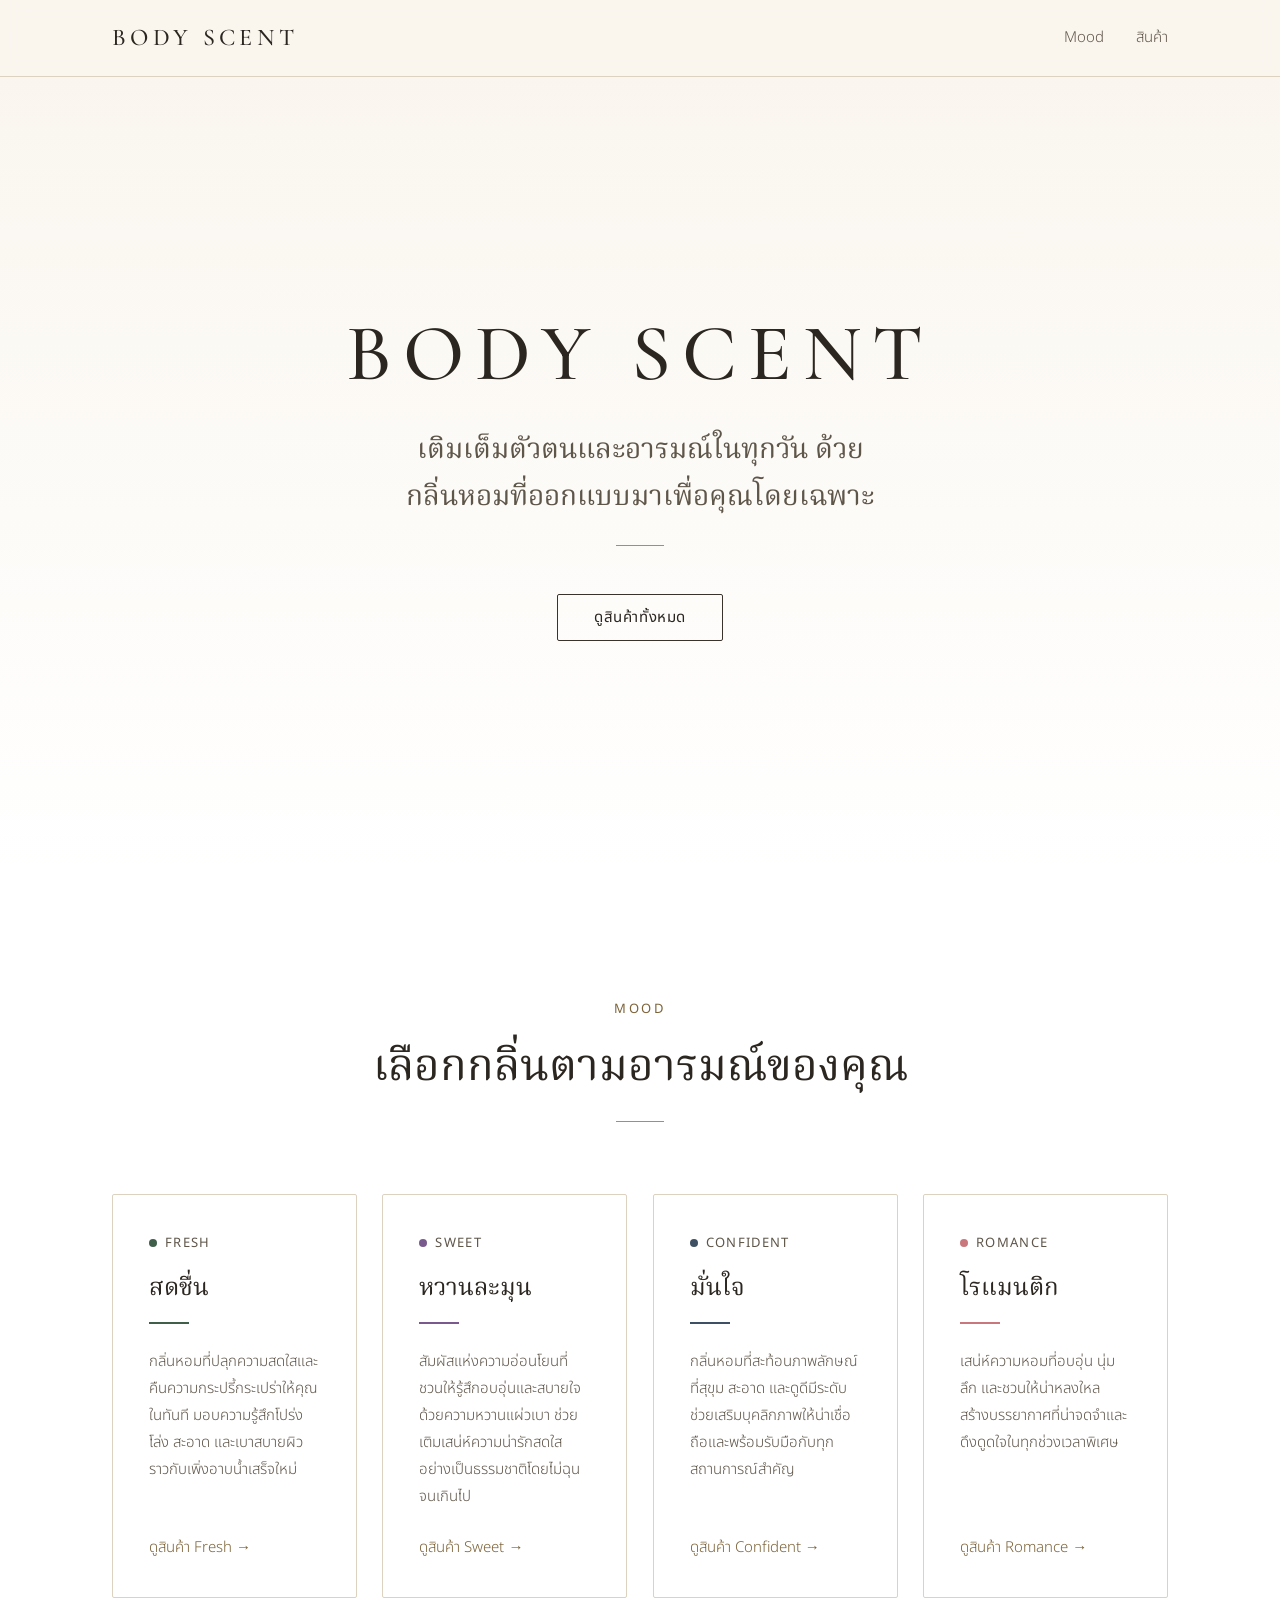
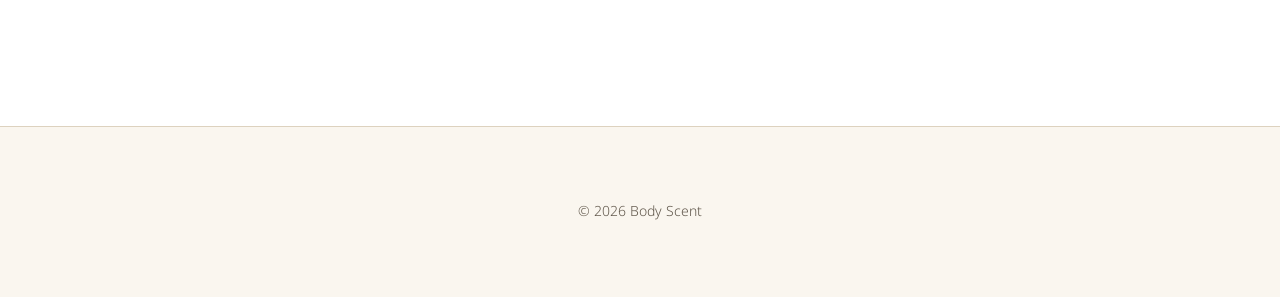
<file: index.html>
<!DOCTYPE html>
<html lang="th">
<head>
  <meta charset="UTF-8">
  <meta name="viewport" content="width=device-width, initial-scale=1">
  <title>Body Scent — น้ำหอมฉีดตัวและโรลออน</title>
  <meta name="description" content="Body Scent เติมเต็มตัวตนและอารมณ์ในทุกวัน ด้วยกลิ่นหอมที่ออกแบบมาเพื่อคุณโดยเฉพาะ เลือกกลิ่นตามอารมณ์ Fresh, Sweet, Confident และ Romance">
  <meta name="theme-color" content="#faf6ef">

  <link rel="preconnect" href="https://fonts.googleapis.com">
  <link rel="preconnect" href="https://fonts.gstatic.com" crossorigin>
  <link href="https://fonts.googleapis.com/css2?family=Cormorant+Garamond:wght@400;500&family=Noto+Sans+Thai:wght@300;400&family=Noto+Serif+Thai:wght@400;500&display=swap" rel="stylesheet">
  <link rel="stylesheet" href="style.css">
</head>
<body>

  <header class="site-header">
    <div class="container site-header__inner">
      <a class="logo" href="index.html">Body Scent</a>
      <nav class="site-nav" aria-label="เมนูหลัก">
        <a href="#moods">Mood</a>
        <a href="product.html">สินค้า</a>
      </nav>
    </div>
  </header>

  <main>

    <!-- Hero -->
    <section class="hero">
      <div class="container">
        <h1>
          <span class="hero__brand">Body Scent</span>
          <span class="hero__tagline">เติมเต็มตัวตนและอารมณ์ในทุกวัน ด้วยกลิ่นหอมที่ออกแบบมาเพื่อคุณโดยเฉพาะ</span>
        </h1>
        <hr class="divider">
        <div class="hero__actions">
          <a class="btn" href="product.html">ดูสินค้าทั้งหมด</a>
        </div>
      </div>
    </section>

    <!-- 4 moods: each card links to product.html?mood=xxx (filtered by script.js) -->
    <section class="section section--white" id="moods">
      <div class="container">
        <div class="section__header">
          <span class="eyebrow">Mood</span>
          <h2>เลือกกลิ่นตามอารมณ์ของคุณ</h2>
          <hr class="divider">
        </div>

        <div class="mood-grid">

          <a class="mood-card" data-mood="fresh" href="product.html?mood=fresh">
            <span class="mood-label"><span class="mood-dot"></span>Fresh</span>
            <h3 class="mood-card__title">สดชื่น</h3>
            <span class="mood-line"></span>
            <p>กลิ่นหอมที่ปลุกความสดใสและคืนความกระปรี้กระเปร่าให้คุณในทันที มอบความรู้สึกโปร่งโล่ง สะอาด และเบาสบายผิวราวกับเพิ่งอาบน้ำเสร็จใหม่</p>
            <span class="mood-card__cta">ดูสินค้า Fresh →</span>
          </a>

          <a class="mood-card" data-mood="sweet" href="product.html?mood=sweet">
            <span class="mood-label"><span class="mood-dot"></span>Sweet</span>
            <h3 class="mood-card__title">หวานละมุน</h3>
            <span class="mood-line"></span>
            <p>สัมผัสแห่งความอ่อนโยนที่ชวนให้รู้สึกอบอุ่นและสบายใจด้วยความหวานแผ่วเบา ช่วยเติมเสน่ห์ความน่ารักสดใสอย่างเป็นธรรมชาติโดยไม่ฉุนจนเกินไป</p>
            <span class="mood-card__cta">ดูสินค้า Sweet →</span>
          </a>

          <a class="mood-card" data-mood="confident" href="product.html?mood=confident">
            <span class="mood-label"><span class="mood-dot"></span>Confident</span>
            <h3 class="mood-card__title">มั่นใจ</h3>
            <span class="mood-line"></span>
            <p>กลิ่นหอมที่สะท้อนภาพลักษณ์ที่สุขุม สะอาด และดูดีมีระดับ ช่วยเสริมบุคลิกภาพให้น่าเชื่อถือและพร้อมรับมือกับทุกสถานการณ์สำคัญ</p>
            <span class="mood-card__cta">ดูสินค้า Confident →</span>
          </a>

          <a class="mood-card" data-mood="romance" href="product.html?mood=romance">
            <span class="mood-label"><span class="mood-dot"></span>Romance</span>
            <h3 class="mood-card__title">โรแมนติก</h3>
            <span class="mood-line"></span>
            <p>เสน่ห์ความหอมที่อบอุ่น นุ่มลึก และชวนให้น่าหลงใหล สร้างบรรยากาศที่น่าจดจำและดึงดูดใจในทุกช่วงเวลาพิเศษ</p>
            <span class="mood-card__cta">ดูสินค้า Romance →</span>
          </a>

        </div>
      </div>
    </section>

  </main>

  <footer class="site-footer">
    <div class="container">
      <p>© 2026 Body Scent</p>
    </div>
  </footer>

  <script src="script.js"></script>
</body>
</html>
</file>
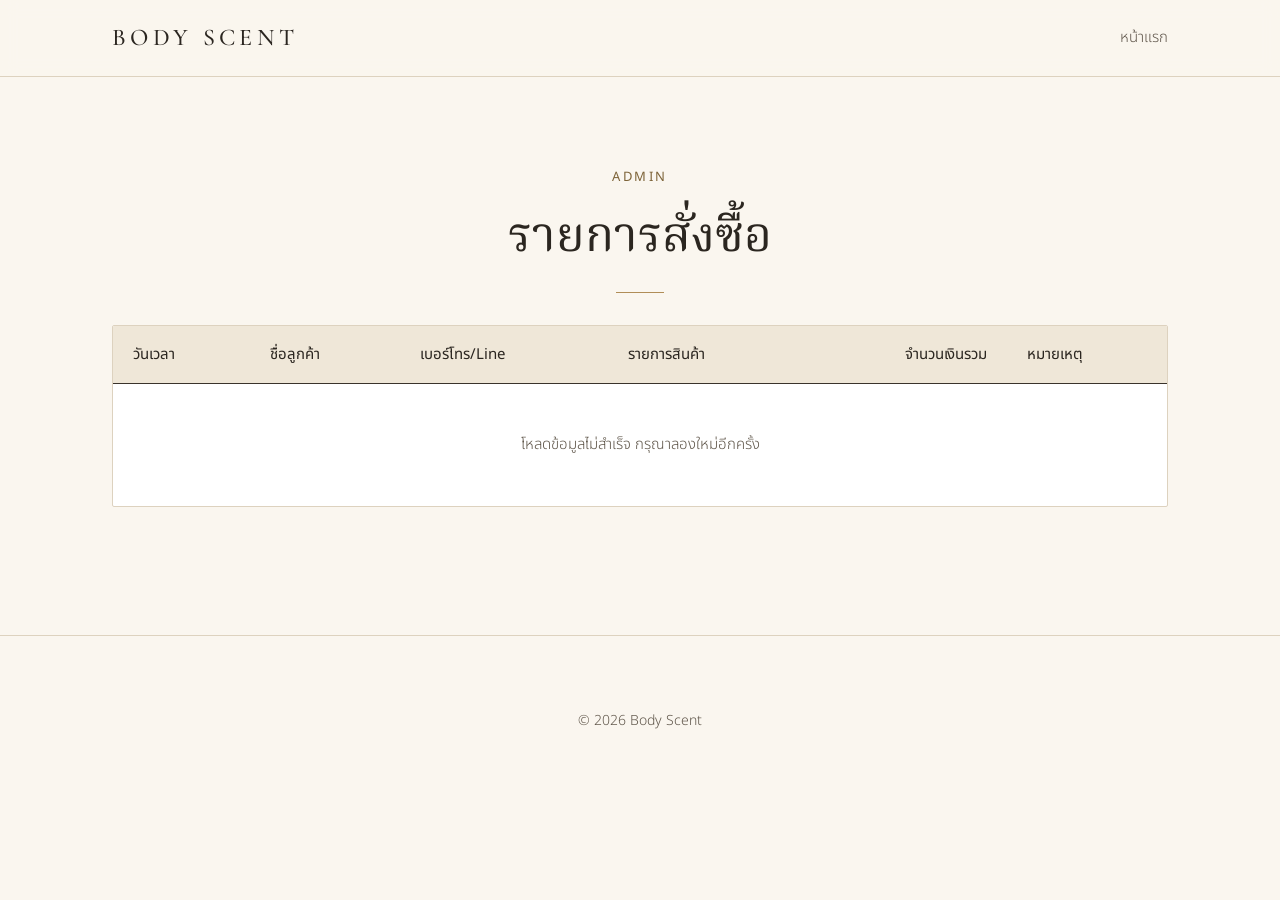
<file: admin.html>
<!DOCTYPE html>
<html lang="th">
<head>
  <meta charset="UTF-8">
  <meta name="viewport" content="width=device-width, initial-scale=1">
  <title>รายการสั่งซื้อ | Body Scent Admin</title>
  <meta name="robots" content="noindex, nofollow">
  <meta name="theme-color" content="#faf6ef">

  <link rel="preconnect" href="https://fonts.googleapis.com">
  <link rel="preconnect" href="https://fonts.gstatic.com" crossorigin>
  <link href="https://fonts.googleapis.com/css2?family=Cormorant+Garamond:wght@400;500&family=Noto+Sans+Thai:wght@300;400&family=Noto+Serif+Thai:wght@400;500&display=swap" rel="stylesheet">
  <link rel="stylesheet" href="style.css">
</head>
<body>

  <header class="site-header">
    <div class="container site-header__inner">
      <a class="logo" href="index.html">Body Scent</a>
      <nav class="site-nav" aria-label="เมนูหลัก">
        <a href="index.html">หน้าแรก</a>
      </nav>
    </div>
  </header>

  <main>
    <section class="section section--page">
      <div class="container">

        <div class="section__header">
          <span class="eyebrow">Admin</span>
          <h1>รายการสั่งซื้อ</h1>
          <hr class="divider">
        </div>

        <!-- Header row is fixed here; script.js fills the empty tbody -->
        <div class="table-wrap">
          <table id="ordersTable" class="orders-table">
            <caption class="visually-hidden">รายการสั่งซื้อ เรียงจากล่าสุดขึ้นก่อน</caption>
            <thead>
              <tr>
                <th scope="col">วันเวลา</th>
                <th scope="col">ชื่อลูกค้า</th>
                <th scope="col">เบอร์โทร/Line</th>
                <th scope="col">รายการสินค้า</th>
                <th scope="col">จำนวนเงินรวม</th>
                <th scope="col">หมายเหตุ</th>
              </tr>
            </thead>
            <tbody></tbody>
          </table>
        </div>

      </div>
    </section>
  </main>

  <footer class="site-footer">
    <div class="container">
      <p>© 2026 Body Scent</p>
    </div>
  </footer>

  <script src="script.js"></script>
</body>
</html>
</file>
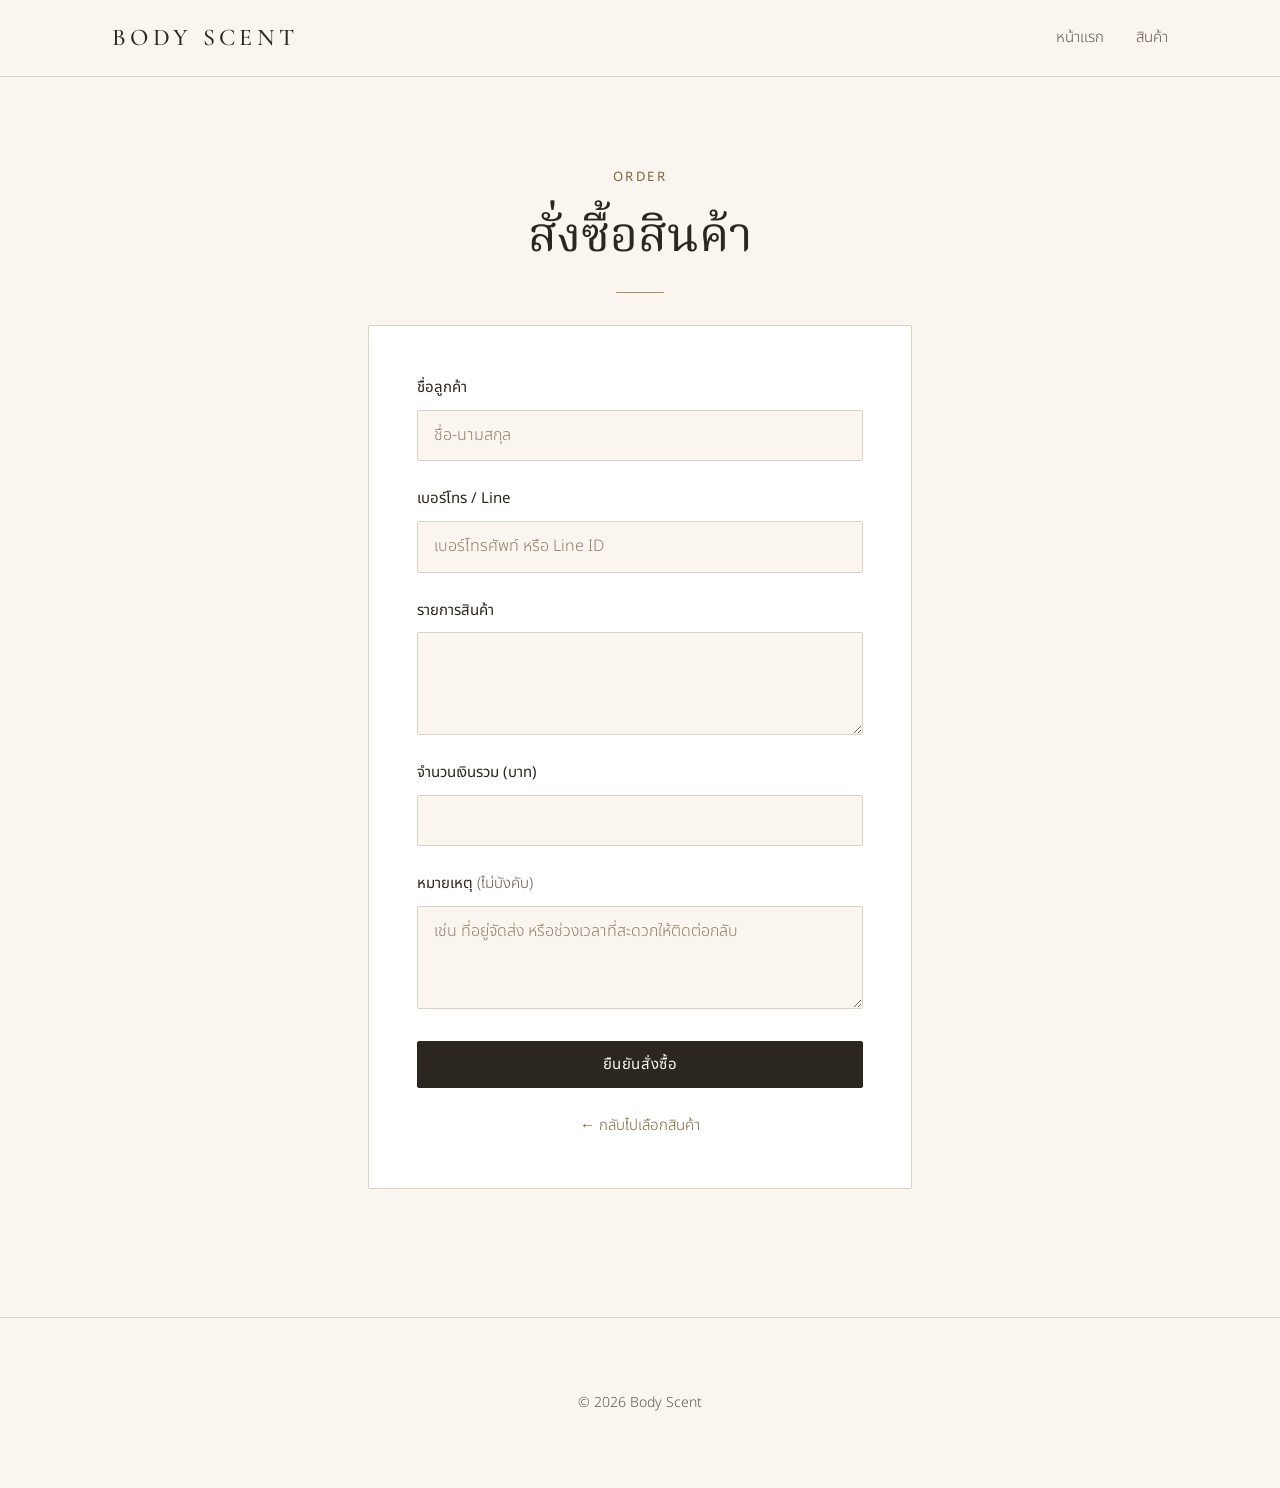
<file: order.html>
<!DOCTYPE html>
<html lang="th">
<head>
  <meta charset="UTF-8">
  <meta name="viewport" content="width=device-width, initial-scale=1">
  <title>สั่งซื้อ | Body Scent</title>
  <meta name="description" content="กรอกข้อมูลเพื่อสั่งซื้อสินค้า Body Scent">
  <meta name="theme-color" content="#faf6ef">

  <link rel="preconnect" href="https://fonts.googleapis.com">
  <link rel="preconnect" href="https://fonts.gstatic.com" crossorigin>
  <link href="https://fonts.googleapis.com/css2?family=Cormorant+Garamond:wght@400;500&family=Noto+Sans+Thai:wght@300;400&family=Noto+Serif+Thai:wght@400;500&display=swap" rel="stylesheet">
  <link rel="stylesheet" href="style.css">
</head>
<body>

  <header class="site-header">
    <div class="container site-header__inner">
      <a class="logo" href="index.html">Body Scent</a>
      <nav class="site-nav" aria-label="เมนูหลัก">
        <a href="index.html">หน้าแรก</a>
        <a href="product.html">สินค้า</a>
      </nav>
    </div>
  </header>

  <main>
    <section class="section section--page">
      <div class="container container--narrow">

        <div class="section__header">
          <span class="eyebrow">Order</span>
          <h1>สั่งซื้อสินค้า</h1>
          <hr class="divider">
        </div>

        <!-- Submission is handled by script.js (do not change these ids) -->
        <form id="orderForm" class="order-form">

          <div class="field">
            <label for="customerName">ชื่อลูกค้า</label>
            <input type="text" id="customerName" name="customerName" required autocomplete="name" placeholder="ชื่อ-นามสกุล">
          </div>

          <div class="field">
            <label for="contact">เบอร์โทร / Line</label>
            <input type="text" id="contact" name="contact" required placeholder="เบอร์โทรศัพท์ หรือ Line ID">
          </div>

          <div class="field">
            <label for="items">รายการสินค้า</label>
            <textarea id="items" name="items" rows="3" required></textarea>
          </div>

          <div class="field">
            <label for="total">จำนวนเงินรวม (บาท)</label>
            <input type="text" id="total" name="total" required inputmode="decimal" pattern="[0-9]+(\.[0-9]+)?" title="กรอกเป็นตัวเลข เช่น 89 หรือ 199">
          </div>

          <div class="field">
            <label for="note">หมายเหตุ <span class="field__optional">(ไม่บังคับ)</span></label>
            <textarea id="note" name="note" rows="3" placeholder="เช่น ที่อยู่จัดส่ง หรือช่วงเวลาที่สะดวกให้ติดต่อกลับ"></textarea>
          </div>

          <div class="order-form__actions">
            <button type="submit" class="btn btn--solid btn--block">ยืนยันสั่งซื้อ</button>
          </div>

          <p class="order-form__back"><a href="product.html">← กลับไปเลือกสินค้า</a></p>

        </form>

      </div>
    </section>
  </main>

  <footer class="site-footer">
    <div class="container">
      <p>© 2026 Body Scent</p>
    </div>
  </footer>

  <script src="script.js"></script>
</body>
</html>
</file>
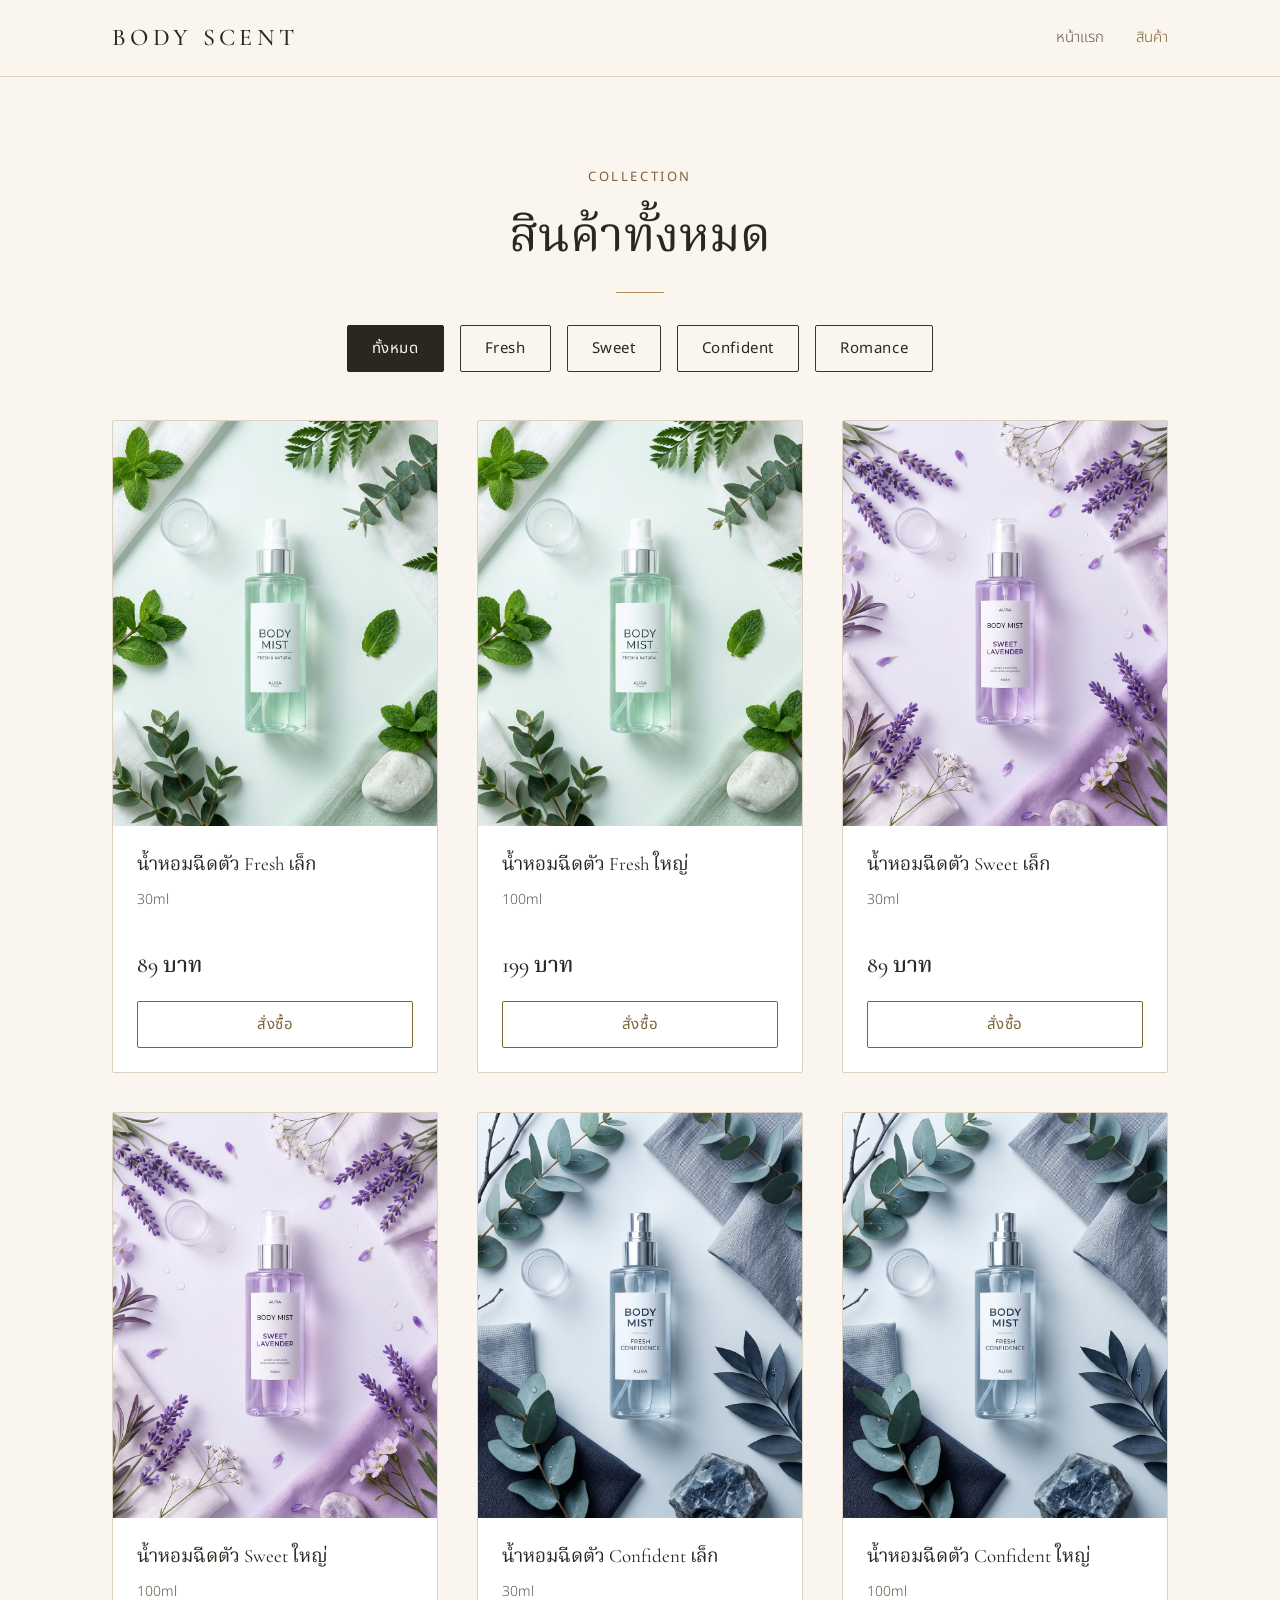
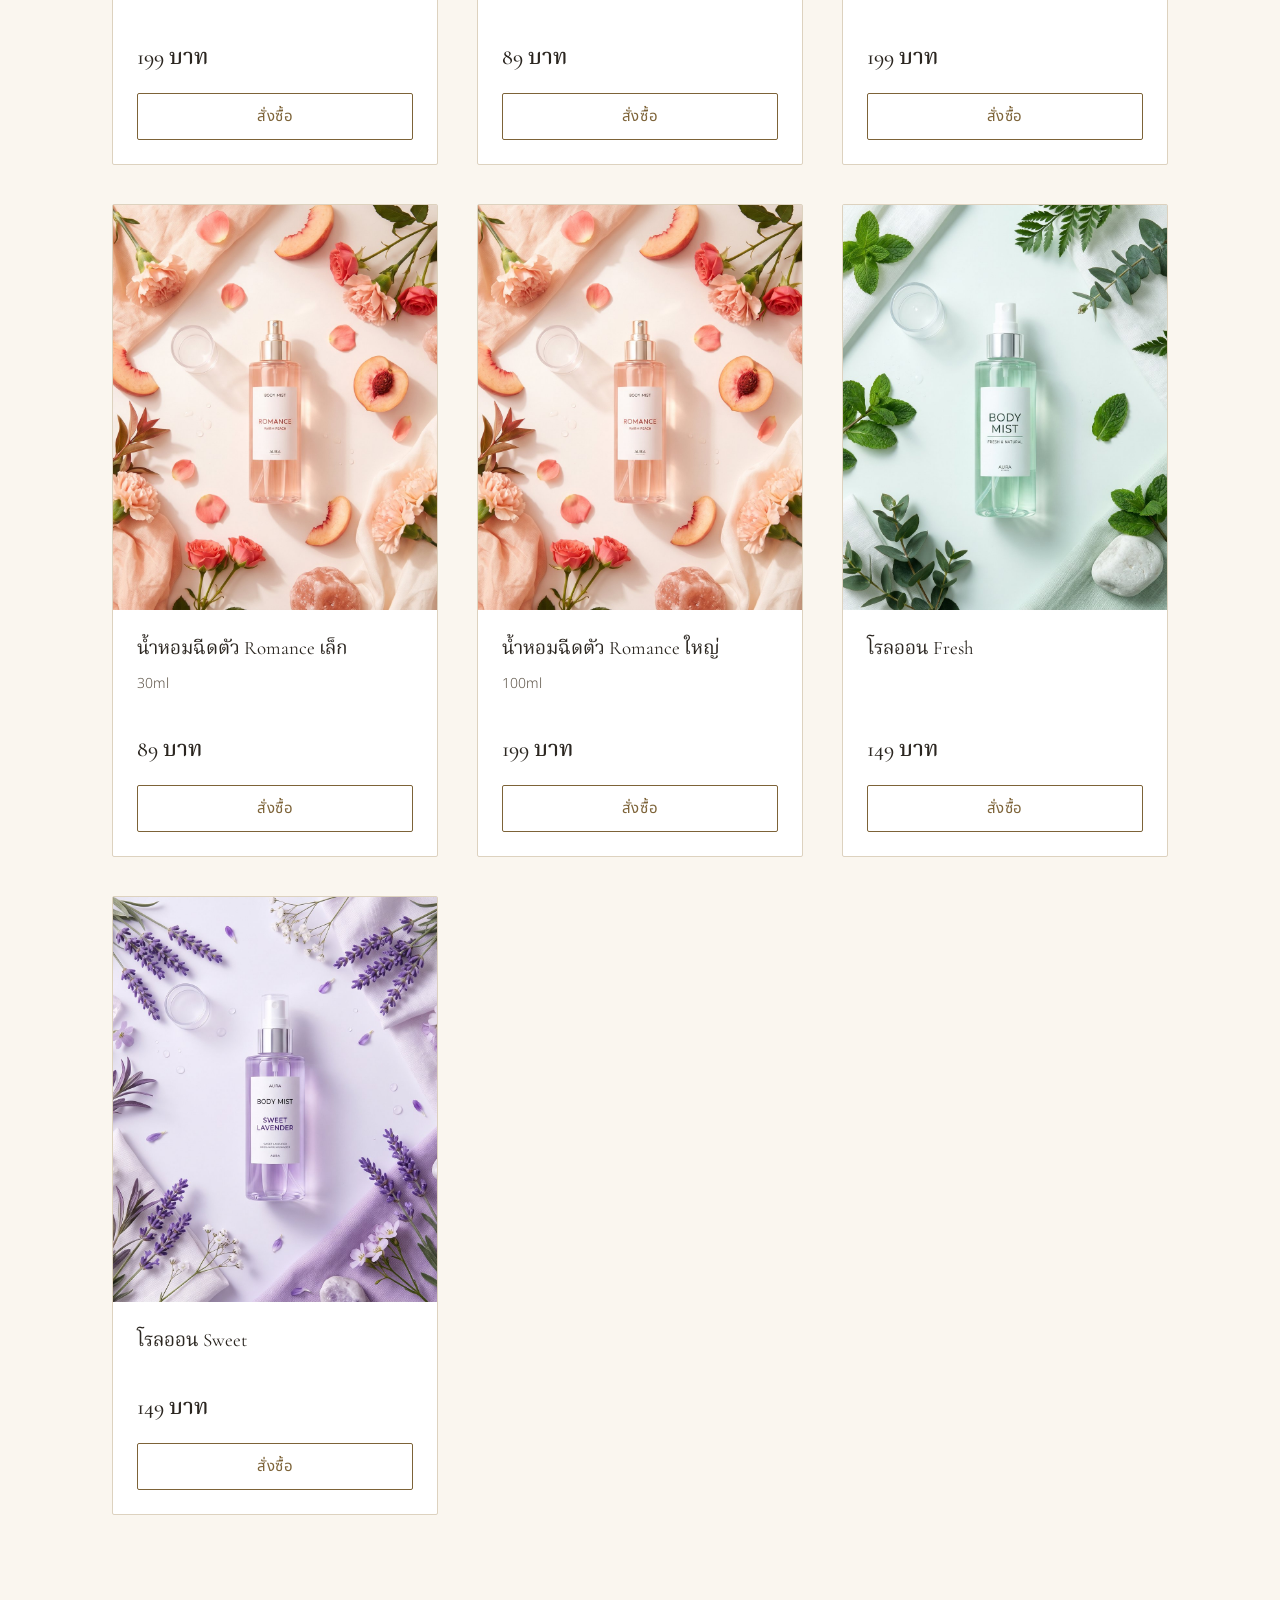
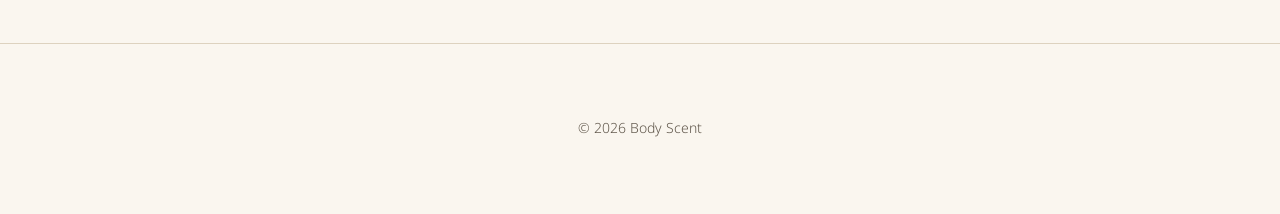
<file: product.html>
<!DOCTYPE html>
<html lang="th">
<head>
  <meta charset="UTF-8">
  <meta name="viewport" content="width=device-width, initial-scale=1">
  <title>สินค้าทั้งหมด | Body Scent</title>
  <meta name="description" content="น้ำหอมฉีดตัวและโรลออน Body Scent เลือกกลิ่นตามอารมณ์ Fresh, Sweet, Confident และ Romance">
  <meta name="theme-color" content="#faf6ef">

  <link rel="preconnect" href="https://fonts.googleapis.com">
  <link rel="preconnect" href="https://fonts.gstatic.com" crossorigin>
  <link href="https://fonts.googleapis.com/css2?family=Cormorant+Garamond:wght@400;500&family=Noto+Sans+Thai:wght@300;400&family=Noto+Serif+Thai:wght@400;500&display=swap" rel="stylesheet">
  <link rel="stylesheet" href="style.css">
</head>
<body>

  <header class="site-header">
    <div class="container site-header__inner">
      <a class="logo" href="index.html">Body Scent</a>
      <nav class="site-nav" aria-label="เมนูหลัก">
        <a href="index.html">หน้าแรก</a>
        <a href="product.html" aria-current="page">สินค้า</a>
      </nav>
    </div>
  </header>

  <main>
    <section class="section section--page">
      <div class="container">

        <div class="section__header">
          <span class="eyebrow">Collection</span>
          <h1>สินค้าทั้งหมด</h1>
          <hr class="divider">
        </div>

        <!-- Filter buttons and product cards are rendered by script.js -->
        <div id="filter-bar" class="filter-bar" role="group" aria-label="กรองสินค้าตามอารมณ์กลิ่น"></div>

        <div id="product-list" class="product-grid">
          <noscript><p class="text-center">กรุณาเปิดใช้งาน JavaScript เพื่อดูรายการสินค้า</p></noscript>
        </div>

      </div>
    </section>
  </main>

  <footer class="site-footer">
    <div class="container">
      <p>© 2026 Body Scent</p>
    </div>
  </footer>

  <script src="script.js"></script>
</body>
</html>
</file>
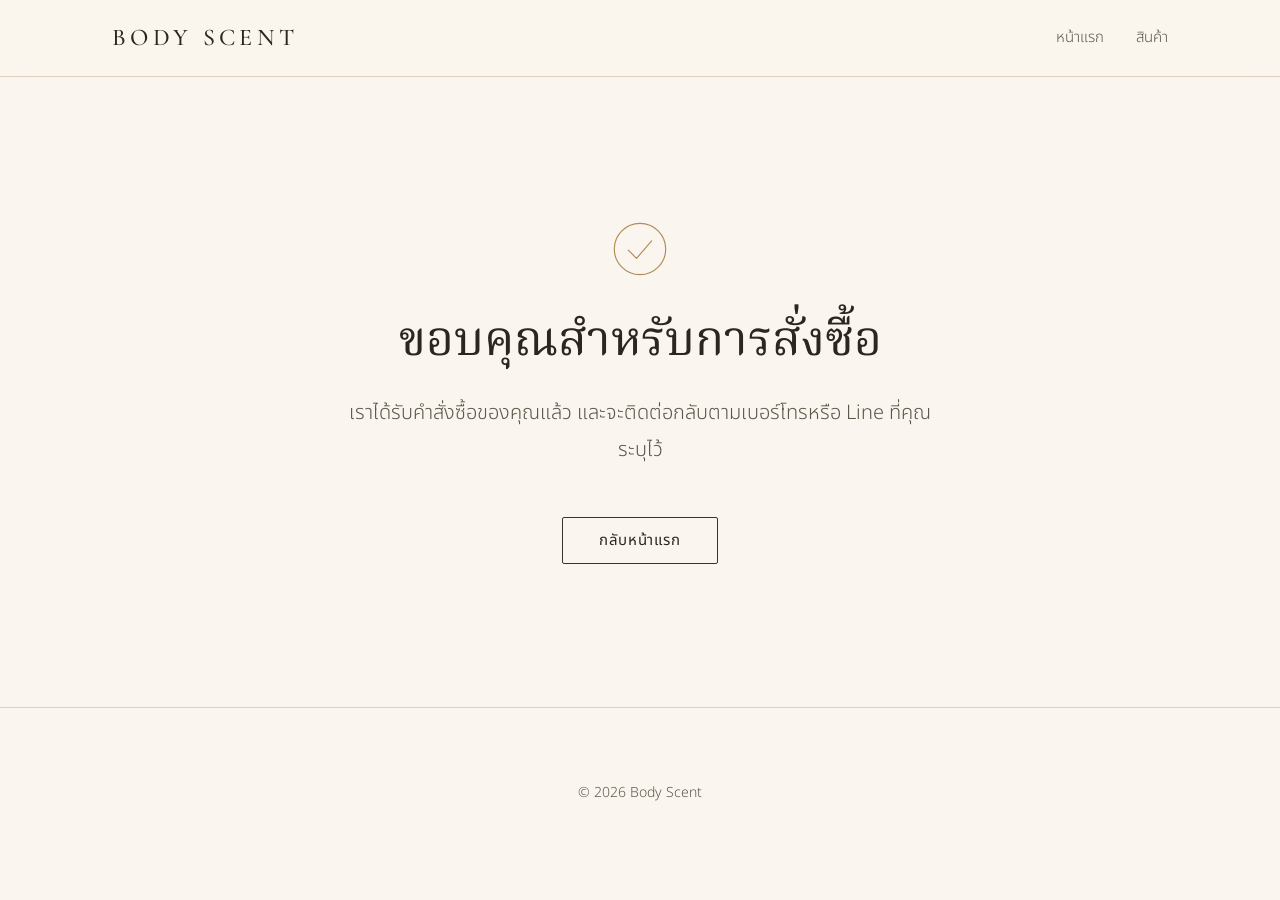
<file: thankyou.html>
<!DOCTYPE html>
<html lang="th">
<head>
  <meta charset="UTF-8">
  <meta name="viewport" content="width=device-width, initial-scale=1">
  <title>ขอบคุณสำหรับการสั่งซื้อ | Body Scent</title>
  <meta name="robots" content="noindex, nofollow">
  <meta name="theme-color" content="#faf6ef">

  <link rel="preconnect" href="https://fonts.googleapis.com">
  <link rel="preconnect" href="https://fonts.gstatic.com" crossorigin>
  <link href="https://fonts.googleapis.com/css2?family=Cormorant+Garamond:wght@400;500&family=Noto+Sans+Thai:wght@300;400&family=Noto+Serif+Thai:wght@400;500&display=swap" rel="stylesheet">
  <link rel="stylesheet" href="style.css">
</head>
<body>

  <header class="site-header">
    <div class="container site-header__inner">
      <a class="logo" href="index.html">Body Scent</a>
      <nav class="site-nav" aria-label="เมนูหลัก">
        <a href="index.html">หน้าแรก</a>
        <a href="product.html">สินค้า</a>
      </nav>
    </div>
  </header>

  <main>
    <section class="confirmation">
      <div class="container">
        <svg class="confirmation__icon" viewBox="0 0 48 48" width="56" height="56" fill="none" stroke="currentColor" stroke-width="1" stroke-linecap="round" stroke-linejoin="round" aria-hidden="true">
          <circle cx="24" cy="24" r="22"></circle>
          <path d="M14 25l7 7 13-15"></path>
        </svg>
        <h1>ขอบคุณสำหรับการสั่งซื้อ</h1>
        <p class="lead">เราได้รับคำสั่งซื้อของคุณแล้ว และจะติดต่อกลับตามเบอร์โทรหรือ Line ที่คุณระบุไว้</p>
        <div class="hero__actions">
          <a class="btn" href="index.html">กลับหน้าแรก</a>
        </div>
      </div>
    </section>
  </main>

  <footer class="site-footer">
    <div class="container">
      <p>© 2026 Body Scent</p>
    </div>
  </footer>

</body>
</html>
</file>
<file: style.css>
/* ==========================================================================
   Body Scent — style.css
   Premium / minimal theme. Shared by every page.
   Sections: 1 Tokens · 2 Base · 3 Typography · 4 Layout · 5 Buttons
             6 Mood accents · 7 Header · 8 Hero · 9 Products · 10 Footer
             10b Page components · 10c Order / thank-you / admin
             11 Utilities · 12 Responsive
   ========================================================================== */

/* 1. Tokens ---------------------------------------------------------------- */
:root {
  /* Neutrals: white > cream > beige */
  --white: #ffffff;
  --cream: #faf6ef;
  --sand: #efe7d8;
  --beige: #d9ccb4;
  --beige-deep: #8f7f66;

  /* Text */
  --ink: #2b2620;
  --ink-soft: #5f564a;

  /* Accent: soft gold / bronze.
     --gold = lines and decoration, --gold-deep = text (passes contrast on cream) */
  --gold: #b08d57;
  --gold-deep: #7d6338;

  /* Lines */
  --line: #ddd2bf;
  --line-strong: #3a332b;

  /* Mood colors: tiny touches only (dots, thin lines) — never full backgrounds */
  --mood-fresh: #3f5f4b;      /* dark green */
  --mood-sweet: #7a5a8e;      /* medium purple */
  --mood-confident: #3e5063;  /* dark blue-grey */
  --mood-romance: #c9777c;    /* soft red */
  --mood: var(--gold);        /* overridden by [data-mood] */

  /* Fonts (Thai glyphs fall through to Noto Serif Thai / Noto Sans Thai) */
  --font-serif: "Cormorant Garamond", "Noto Serif Thai", "Playfair Display", Georgia, "Times New Roman", serif;
  --font-sans: "Noto Sans Thai", "Sarabun", "Helvetica Neue", Arial, sans-serif;

  /* Spacing scale */
  --space-1: 0.5rem;
  --space-2: 1rem;
  --space-3: 1.5rem;
  --space-4: 2rem;
  --space-5: 3rem;
  --space-6: 4.5rem;
  --space-7: 6rem;
  --section-y: clamp(4.5rem, 10vw, 9rem);
  --gutter: clamp(1.25rem, 5vw, 3rem);

  --container: 72rem;
  --container-narrow: 44rem;
  --radius: 2px;
  --ease: 0.3s ease;
}

/* 2. Base ------------------------------------------------------------------ */
*,
*::before,
*::after {
  box-sizing: border-box;
}

html {
  font-size: 100%;
  -webkit-text-size-adjust: 100%;
  scroll-behavior: smooth;
}

body {
  margin: 0;
  background: var(--cream);
  color: var(--ink);
  font-family: var(--font-sans);
  font-size: 1rem;
  font-weight: 300;
  line-height: 1.85; /* Thai needs generous line-height or tone marks get clipped */
  -webkit-font-smoothing: antialiased;
  text-rendering: optimizeLegibility;
}

img,
picture {
  display: block;
  max-width: 100%;
  height: auto;
}

a {
  color: var(--gold-deep);
  text-decoration: none;
  transition: color var(--ease);
}

a:hover {
  color: var(--ink);
}

::selection {
  background: var(--beige);
  color: var(--ink);
}

:focus-visible {
  outline: 2px solid var(--gold-deep);
  outline-offset: 3px;
}

/* 3. Typography ------------------------------------------------------------ */
h1,
h2,
h3,
h4 {
  margin: 0 0 var(--space-3);
  font-family: var(--font-serif);
  font-weight: 400;
  color: var(--ink);
}

h1 {
  font-size: clamp(2.25rem, 1rem + 5vw, 4rem);
  line-height: 1.3;
}

h2 {
  font-size: clamp(1.75rem, 1rem + 3vw, 2.75rem);
  line-height: 1.35;
}

h3 {
  font-size: clamp(1.25rem, 1rem + 1vw, 1.5rem);
  line-height: 1.45;
}

p {
  margin: 0 0 var(--space-3);
}

.lead {
  font-size: clamp(1.0625rem, 1rem + 0.4vw, 1.25rem);
  color: var(--ink-soft);
  max-width: 38rem;
}

/* Small uppercase label above headings (use with Latin text; avoid long Thai here) */
.eyebrow {
  display: block;
  margin-bottom: var(--space-2);
  font-family: var(--font-sans);
  font-size: 0.8125rem;
  font-weight: 400;
  letter-spacing: 0.2em;
  text-transform: uppercase;
  color: var(--gold-deep);
}

/* 4. Layout ---------------------------------------------------------------- */
.container {
  width: 100%;
  max-width: var(--container);
  margin-inline: auto;
  padding-inline: var(--gutter);
}

.container--narrow {
  max-width: var(--container-narrow);
}

.section {
  padding-block: var(--section-y);
}

.section--white {
  background: var(--white);
}

.section--sand {
  background: var(--sand);
}

.section__header {
  margin-bottom: var(--space-6);
  text-align: center;
}

.section__header .lead {
  margin-inline: auto;
}

/* Short thin gold rule */
.divider {
  width: 3rem;
  height: 1px;
  margin: var(--space-3) auto;
  border: 0;
  background: var(--gold);
}

/* 5. Buttons --------------------------------------------------------------- */
.btn {
  display: inline-flex;
  align-items: center;
  justify-content: center;
  min-height: 2.75rem; /* touch target */
  padding: 0.75rem 2.25rem;
  border: 1px solid var(--line-strong);
  border-radius: var(--radius);
  background: transparent;
  color: var(--ink);
  font-family: var(--font-sans);
  font-size: 0.9375rem;
  font-weight: 400;
  line-height: 1.4;
  letter-spacing: 0.04em;
  text-align: center;
  cursor: pointer;
  transition: background var(--ease), color var(--ease), border-color var(--ease);
}

.btn:hover {
  background: var(--ink);
  border-color: var(--ink);
  color: var(--cream);
}

/* Filled dark */
.btn--solid {
  background: var(--ink);
  border-color: var(--ink);
  color: var(--cream);
}

.btn--solid:hover {
  background: transparent;
  color: var(--ink);
}

/* Bronze outline */
.btn--gold {
  border-color: var(--gold-deep);
  color: var(--gold-deep);
}

.btn--gold:hover {
  background: var(--gold-deep);
  border-color: var(--gold-deep);
  color: var(--white);
}

.btn--block {
  display: flex;
  width: 100%;
}

/* 6. Mood accents ----------------------------------------------------------
   Put data-mood="fresh|sweet|confident|romance" on any element (e.g. the card);
   --mood then applies to every .mood-* piece inside it. */
[data-mood="fresh"]     { --mood: var(--mood-fresh); }
[data-mood="sweet"]     { --mood: var(--mood-sweet); }
[data-mood="confident"] { --mood: var(--mood-confident); }
[data-mood="romance"]   { --mood: var(--mood-romance); }

.mood-dot {
  display: inline-block;
  flex: none;
  width: 0.5rem;
  height: 0.5rem;
  border-radius: 50%;
  background: var(--mood);
}

/* Short line under a heading */
.mood-line {
  display: block;
  width: 2.5rem;
  height: 2px;
  margin-top: var(--space-2);
  background: var(--mood);
}

.text-center .mood-line,
.section__header .mood-line {
  margin-inline: auto;
}

/* Dot + label, e.g. "● Fresh" */
.mood-label {
  display: inline-flex;
  align-items: center;
  gap: 0.5rem;
  font-size: 0.8125rem;
  font-weight: 400;
  letter-spacing: 0.1em;
  text-transform: uppercase;
  color: var(--ink-soft);
}

/* 7. Header ---------------------------------------------------------------- */
.site-header {
  position: sticky;
  top: 0;
  z-index: 100;
  background: rgba(250, 246, 239, 0.94);
  border-bottom: 1px solid var(--line);
  backdrop-filter: blur(8px);
  -webkit-backdrop-filter: blur(8px);
}

.site-header__inner {
  display: flex;
  align-items: center;
  justify-content: space-between;
  gap: var(--space-3);
  padding-block: var(--space-2);
}

.logo {
  font-family: var(--font-serif);
  font-size: 1.5rem;
  font-weight: 500;
  letter-spacing: 0.18em;
  text-transform: uppercase;
  color: var(--ink);
}

.logo:hover {
  color: var(--gold-deep);
}

.site-nav {
  display: flex;
  align-items: center;
  flex-wrap: wrap;
  gap: var(--space-4);
}

.site-nav a:not(.btn) {
  font-size: 0.9375rem;
  color: var(--ink-soft);
}

.site-nav a:not(.btn):hover {
  color: var(--gold-deep);
}

/* 8. Hero ------------------------------------------------------------------ */
.hero {
  display: flex;
  align-items: center;
  justify-content: center;
  min-height: min(88vh, 52rem);
  padding-block: var(--section-y);
  text-align: center;
  background: linear-gradient(180deg, var(--cream) 0%, var(--white) 100%);
}

.hero .lead {
  margin-inline: auto;
}

.hero__actions {
  display: flex;
  flex-wrap: wrap;
  justify-content: center;
  gap: var(--space-2);
  margin-top: var(--space-5);
}

/* 9. Products -------------------------------------------------------------- */
.product-grid {
  display: grid;
  grid-template-columns: repeat(auto-fill, minmax(min(100%, 16rem), 1fr));
  gap: clamp(1.5rem, 3vw, 3rem);
  margin: 0;
  padding: 0;
  list-style: none;
}

.product-card {
  display: flex;
  flex-direction: column;
  background: var(--white);
  border: 1px solid var(--line);
  border-radius: var(--radius);
  transition: border-color var(--ease);
}

.product-card:hover {
  border-color: var(--gold);
}

.product-card__media {
  aspect-ratio: 4 / 5;
  overflow: hidden;
  background: var(--sand);
}

.product-card__media img {
  width: 100%;
  height: 100%;
  object-fit: cover;
  transition: transform 0.6s ease;
}

.product-card:hover .product-card__media img {
  transform: scale(1.03);
}

.product-card__body {
  display: flex;
  flex: 1;
  flex-direction: column;
  gap: var(--space-1);
  padding: var(--space-3);
}

.product-card__name {
  margin: 0;
  font-size: 1.1875rem;
  line-height: 1.5;
}

.product-card__meta {
  margin: 0;
  font-size: 0.875rem;
  color: var(--ink-soft);
}

.product-card__desc {
  margin: 0;
  font-size: 0.9375rem;
  color: var(--ink-soft);
  line-height: 1.75;
}

.product-card__footer {
  display: flex;
  flex-direction: column;
  gap: var(--space-2);
  margin-top: auto;
  padding-top: var(--space-3);
}

.price {
  font-family: var(--font-serif);
  font-size: 1.375rem;
  font-weight: 500;
  color: var(--ink);
}

.price__unit {
  margin-left: 0.25rem;
  font-family: var(--font-sans);
  font-size: 0.8125rem;
  font-weight: 300;
  color: var(--ink-soft);
}

/* 10. Footer --------------------------------------------------------------- */
.site-footer {
  padding-block: var(--space-6);
  border-top: 1px solid var(--line);
  text-align: center;
  font-size: 0.875rem;
  color: var(--ink-soft);
}

.site-footer a {
  color: var(--ink-soft);
}

.site-footer a:hover {
  color: var(--gold-deep);
}

/* 10b. Page components (index.html / product.html) ------------------------ */
.site-nav a[aria-current="page"] {
  color: var(--gold-deep);
}

.site-footer p {
  margin: 0;
}

/* Avoid a single word left alone on the last line of a heading */
h1,
h2,
h3,
.hero__tagline {
  text-wrap: balance;
}

/* Hero headline: brand name on top, tagline below */
.hero__brand {
  display: block;
  margin-bottom: var(--space-3);
  font-size: clamp(2.5rem, 1rem + 6vw, 5rem);
  font-weight: 500;
  line-height: 1.2;
  letter-spacing: 0.14em;
  text-transform: uppercase;
}

.hero__tagline {
  display: block;
  max-width: 36rem;
  margin-inline: auto;
  font-size: clamp(1.25rem, 1rem + 1.2vw, 1.75rem);
  line-height: 1.7;
  color: var(--ink-soft);
}

/* Shown by script.js when a product photo fails to load */
.product-card__media--empty {
  display: flex;
  align-items: center;
  justify-content: center;
}

/* Anchor links should not hide under the sticky header */
.section[id] {
  scroll-margin-top: 5rem;
}

/* Inner pages: tighter top spacing, smaller page title */
.section--page {
  padding-top: clamp(3rem, 7vw, 5.5rem);
}

.section--page .section__header {
  margin-bottom: var(--space-4);
}

.section--page h1 {
  font-size: clamp(2rem, 1rem + 3.5vw, 3rem);
}

/* Mood cards: thin border, white background, color only in the dot + line */
.mood-grid {
  display: grid;
  grid-template-columns: repeat(auto-fit, minmax(min(100%, 14rem), 1fr));
  gap: clamp(1rem, 2vw, 2rem);
}

.mood-card {
  display: flex;
  flex-direction: column;
  align-items: flex-start;
  padding: clamp(1.5rem, 3vw, 2.25rem);
  background: var(--white);
  border: 1px solid var(--line);
  border-radius: var(--radius);
  color: var(--ink);
  transition: border-color var(--ease);
}

.mood-card:hover {
  border-color: var(--gold);
  color: var(--ink);
}

.mood-card__title {
  margin: var(--space-2) 0 0;
}

.mood-card p {
  margin: var(--space-3) 0;
  font-size: 0.9375rem;
  line-height: 1.8;
  color: var(--ink-soft);
}

.mood-card__cta {
  margin-top: auto;
  font-size: 0.9375rem;
  color: var(--gold-deep);
}

/* Filter buttons (rendered into #filter-bar by script.js) */
.filter-bar {
  display: flex;
  flex-wrap: wrap;
  justify-content: center;
  gap: var(--space-1) var(--space-2);
  margin-bottom: var(--space-5);
}

.filter-bar .btn {
  padding-inline: 1.5rem;
}

/* 10c. Order form / confirmation / admin table ----------------------------- */
.order-form {
  max-width: 34rem;
  margin-inline: auto;
  padding: clamp(1.5rem, 4vw, 3rem);
  background: var(--white);
  border: 1px solid var(--line);
  border-radius: var(--radius);
}

.field {
  margin-bottom: var(--space-3);
}

.field label {
  display: block;
  margin-bottom: 0.5rem;
  font-size: 0.9375rem;
  font-weight: 400;
}

.field__optional {
  font-weight: 300;
  color: var(--ink-soft);
}

.field input,
.field textarea {
  display: block;
  width: 100%;
  padding: 0.75rem 1rem;
  border: 1px solid var(--line);
  border-radius: var(--radius);
  background: var(--cream);
  color: var(--ink);
  font: inherit;
  font-size: 1rem; /* 16px minimum keeps iOS from zooming on focus */
  line-height: 1.6;
  transition: border-color var(--ease), background var(--ease);
}

.field textarea {
  min-height: 5.5rem;
  resize: vertical;
}

.field input:hover,
.field textarea:hover {
  border-color: var(--beige-deep);
}

.field input:focus,
.field textarea:focus {
  border-color: var(--gold-deep);
  background: var(--white);
}

.field input:focus-visible,
.field textarea:focus-visible {
  outline: 1px solid var(--gold-deep);
  outline-offset: 0;
}

.field input::placeholder,
.field textarea::placeholder {
  color: var(--beige-deep);
  opacity: 1;
}

.field input:user-invalid,
.field textarea:user-invalid {
  border-color: var(--mood-romance);
}

.order-form__actions {
  margin-top: var(--space-4);
}

.order-form__back {
  margin: var(--space-3) 0 0;
  text-align: center;
  font-size: 0.9375rem;
}

/* Submit button is disabled by script.js while the order is being sent */
.btn:disabled,
.btn:disabled:hover {
  opacity: 0.5;
  cursor: not-allowed;
}

.btn--solid:disabled:hover {
  background: var(--ink);
  color: var(--cream);
}

/* thankyou.html */
.confirmation {
  display: flex;
  align-items: center;
  justify-content: center;
  min-height: 70vh;
  padding-block: var(--section-y);
  text-align: center;
}

.confirmation__icon {
  display: block;
  margin: 0 auto var(--space-4);
  color: var(--gold);
}

.confirmation h1 {
  font-size: clamp(2rem, 1rem + 3.5vw, 3rem);
}

.confirmation .lead {
  margin-inline: auto;
}

/* admin.html: wide tables scroll sideways on small screens */
.table-wrap {
  overflow-x: auto;
  background: var(--white);
  border: 1px solid var(--line);
  border-radius: var(--radius);
}

.orders-table {
  width: 100%;
  min-width: 52rem;
  border-collapse: collapse;
  font-size: 0.9375rem;
  line-height: 1.7;
  text-align: left;
}

.orders-table th,
.orders-table td {
  padding: 1rem 1.25rem;
  vertical-align: top;
  border-bottom: 1px solid var(--line);
}

.orders-table th {
  background: var(--sand);
  border-bottom-color: var(--line-strong);
  font-weight: 400;
  color: var(--ink);
  white-space: nowrap;
}

.orders-table td {
  white-space: pre-line; /* keep line breaks typed in a note */
  color: var(--ink-soft);
}

.orders-table tbody tr:last-child td {
  border-bottom: 0;
}

.orders-table td:nth-child(1),
.orders-table td:nth-child(5),
.orders-table th:nth-child(5) {
  white-space: nowrap;
}

.orders-table td:nth-child(5),
.orders-table th:nth-child(5) {
  text-align: right;
}

/* loading / error / empty message row */
.orders-table td[colspan] {
  padding-block: var(--space-5);
  text-align: center;
  white-space: normal;
}

/* 11. Utilities ------------------------------------------------------------ */
.text-center {
  text-align: center;
}

.visually-hidden {
  position: absolute;
  width: 1px;
  height: 1px;
  margin: -1px;
  padding: 0;
  overflow: hidden;
  clip: rect(0, 0, 0, 0);
  white-space: nowrap;
  border: 0;
}

@media (prefers-reduced-motion: reduce) {
  html {
    scroll-behavior: auto;
  }

  *,
  *::before,
  *::after {
    transition-duration: 0.01ms !important;
    animation-duration: 0.01ms !important;
  }
}

/* 12. Responsive ----------------------------------------------------------- */
@media (max-width: 768px) {
  .section__header {
    margin-bottom: var(--space-5);
  }

  .site-nav {
    gap: var(--space-3);
  }

  .logo {
    font-size: 1.25rem;
    letter-spacing: 0.14em;
  }
}

@media (max-width: 600px) {
  .site-header__inner {
    flex-direction: column;
    gap: var(--space-1);
  }

  .site-nav {
    justify-content: center;
    gap: var(--space-2) var(--space-3);
  }

  .hero__actions .btn {
    width: 100%;
  }

  /* 2 products per row on phones */
  .product-grid {
    grid-template-columns: repeat(2, minmax(0, 1fr));
    gap: var(--space-2);
  }

  .product-card__body {
    padding: var(--space-2);
  }

  .product-card__name {
    font-size: 1rem;
  }

  .product-card__desc {
    display: none; /* keep phone cards compact; full text can live on a detail view */
  }

  .btn {
    padding-inline: var(--space-2);
  }
}
</file>
